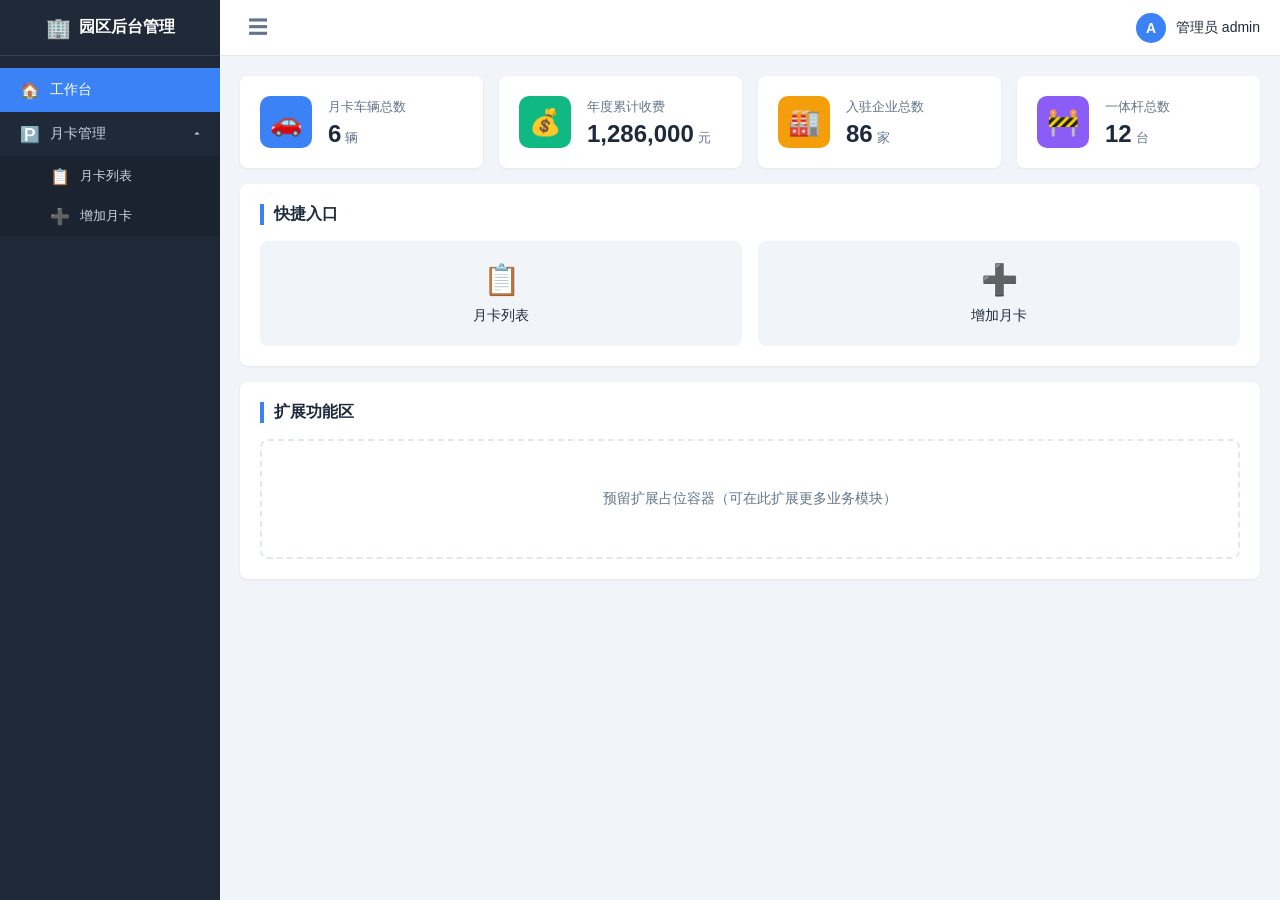
<file: index.html>
<!DOCTYPE html>
<html lang="zh-CN">
<head>
    <meta charset="UTF-8">
    <meta name="viewport" content="width=device-width, initial-scale=1.0">
    <title>工作台首页 - 园区后台管理系统</title>
    <link rel="stylesheet" href="css/style.css">
</head>
<body>
<div class="layout">
    <!-- ==================== 左侧侧边导航栏 ==================== -->
    <aside class="sidebar" id="sidebar">
        <div class="logo">
            <span class="logo-icon">🏢</span>
            <span class="text">园区后台管理</span>
        </div>
        <nav class="menu">
            <!-- 工作台（当前页高亮） -->
            <a href="index.html" class="menu-item active" data-page="index.html">
                <span class="icon">🏠</span><span class="text">工作台</span>
            </a>
            <!-- 月卡管理：父级菜单，可折叠展开子菜单 -->
            <div class="menu-group open">
                <div class="menu-title">
                    <span class="icon">🅿️</span><span class="text">月卡管理</span>
                    <span class="arrow">▾</span>
                </div>
                <div class="submenu">
                    <a href="monthCard.html" class="menu-item" data-page="monthCard.html">
                        <span class="icon">📋</span><span class="text">月卡列表</span>
                    </a>
                    <a href="addMonthCard.html" class="menu-item" data-page="addMonthCard.html">
                        <span class="icon">➕</span><span class="text">增加月卡</span>
                    </a>
                </div>
            </div>
        </nav>
    </aside>

    <!-- ==================== 右侧主内容区 ==================== -->
    <div class="main">
        <!-- 顶部头部：折叠按钮 + 登录账号 -->
        <header class="header">
            <button class="collapse-btn" id="sidebarToggle" title="折叠/展开菜单">☰</button>
            <div class="header-right">
                <span class="account-avatar">A</span>
                <span>管理员 admin</span>
            </div>
        </header>

        <div class="content">
            <!-- 4 项统计卡片 -->
            <div class="stat-cards">
                <div class="stat-card">
                    <div class="stat-icon blue">🚗</div>
                    <div class="stat-info">
                        <div class="stat-label">月卡车辆总数</div>
                        <div class="stat-value"><span id="statCarTotal">0</span><span class="stat-unit">辆</span></div>
                    </div>
                </div>
                <div class="stat-card">
                    <div class="stat-icon green">💰</div>
                    <div class="stat-info">
                        <div class="stat-label">年度累计收费</div>
                        <div class="stat-value"><span id="statYearFee">0</span><span class="stat-unit">元</span></div>
                    </div>
                </div>
                <div class="stat-card">
                    <div class="stat-icon orange">🏭</div>
                    <div class="stat-info">
                        <div class="stat-label">入驻企业总数</div>
                        <div class="stat-value"><span id="statEnterprise">0</span><span class="stat-unit">家</span></div>
                    </div>
                </div>
                <div class="stat-card">
                    <div class="stat-icon purple">🚧</div>
                    <div class="stat-info">
                        <div class="stat-label">一体杆总数</div>
                        <div class="stat-value"><span id="statGate">0</span><span class="stat-unit">台</span></div>
                    </div>
                </div>
            </div>

            <!-- 快捷入口模块 -->
            <div class="panel">
                <div class="panel-title">快捷入口</div>
                <div class="quick-entry">
                    <div class="quick-item" onclick="location.href='monthCard.html'">
                        <div class="quick-icon">📋</div>
                        <div class="quick-name">月卡列表</div>
                    </div>
                    <div class="quick-item" onclick="location.href='addMonthCard.html'">
                        <div class="quick-icon">➕</div>
                        <div class="quick-name">增加月卡</div>
                    </div>
                </div>
            </div>

            <!-- 预留扩展占位容器 -->
            <div class="panel">
                <div class="panel-title">扩展功能区</div>
                <div class="placeholder">预留扩展占位容器（可在此扩展更多业务模块）</div>
            </div>
        </div>
    </div>
</div>

<script src="js/common.js"></script>
<script>
    /* ============================================================
       index.html —— 工作台首页渲染逻辑
       数据与视图分离：统计卡片由 renderHomeStat() 渲染，修改
       数据源后调用渲染函数即可更新界面。
       ============================================================ */

    // 模拟固定统计数据（年度累计收费 / 入驻企业总数 / 一体杆总数）
    const FIXED_STAT = {
        yearFee: 1286000,   // 年度累计收费（元）
        enterprise: 86,     // 入驻企业总数（家）
        gate: 12            // 一体杆总数（台）
    };

    /**
     * 渲染首页统计卡片
     * - 月卡车辆总数：读取 localStorage 月卡数组长度动态获取
     * - 其余三项：使用模拟固定值
     * - 金额数字做千分位格式化
     */
    function renderHomeStat() {
        const monthCards = loadMonthCards();

        document.getElementById('statCarTotal').textContent = formatMoney(monthCards.length);
        document.getElementById('statYearFee').textContent = formatMoney(FIXED_STAT.yearFee);
        document.getElementById('statEnterprise').textContent = formatMoney(FIXED_STAT.enterprise);
        document.getElementById('statGate').textContent = formatMoney(FIXED_STAT.gate);
    }

    // 页面加载完成：初始化数据（无数据则写入默认模拟数据）并渲染
    window.addEventListener('load', function () {
        initMonthCards();
        renderHomeStat();
        initSidebar();
    });
</script>
</body>
</html>
</file>
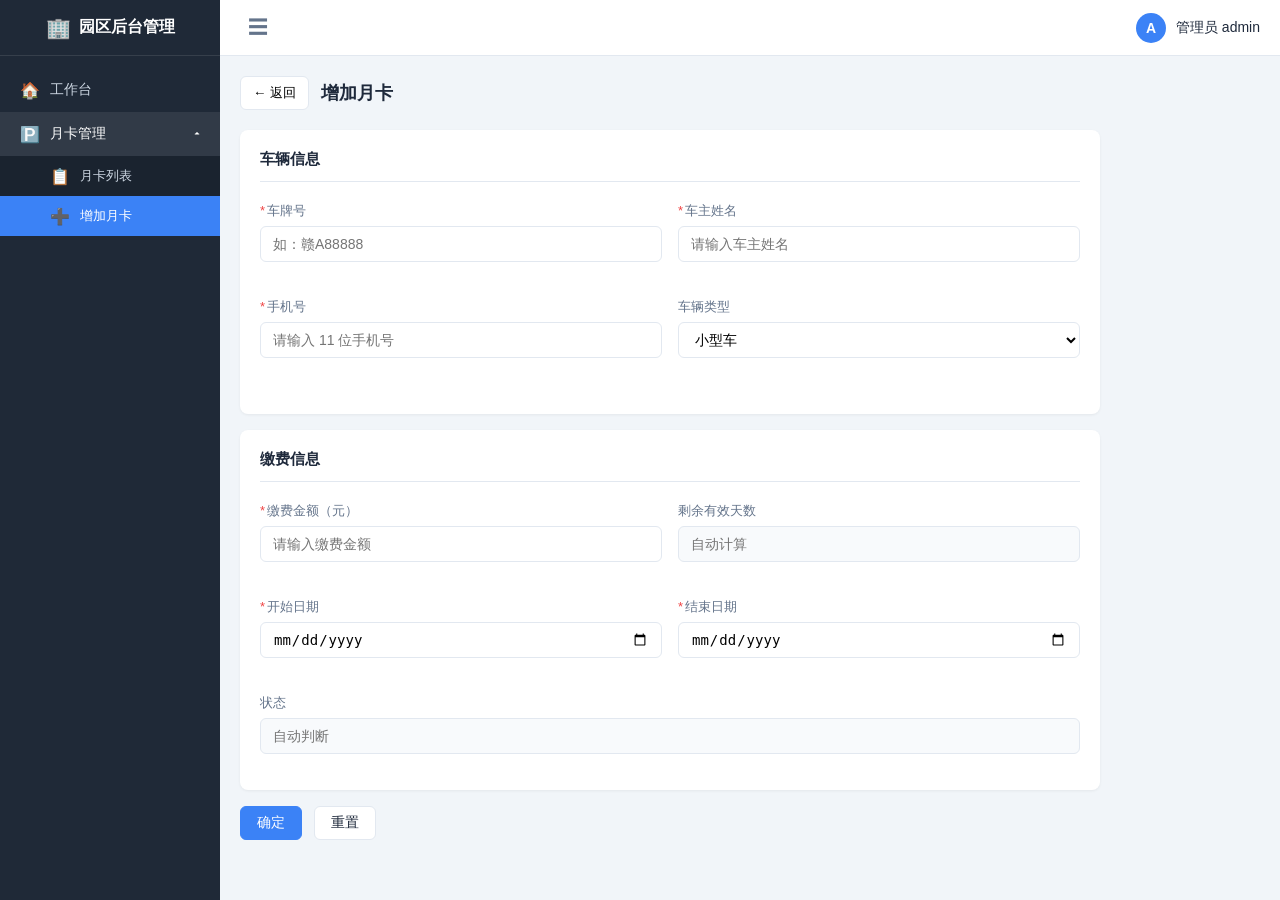
<file: addMonthCard.html>
<!DOCTYPE html>
<html lang="zh-CN">
<head>
    <meta charset="UTF-8">
    <meta name="viewport" content="width=device-width, initial-scale=1.0">
    <title>增加月卡 - 园区后台管理系统</title>
    <link rel="stylesheet" href="css/style.css">
</head>
<body>
<div class="layout">
    <!-- ==================== 左侧侧边导航栏 ==================== -->
    <aside class="sidebar" id="sidebar">
        <div class="logo">
            <span class="logo-icon">🏢</span>
            <span class="text">园区后台管理</span>
        </div>
        <nav class="menu">
            <a href="index.html" class="menu-item" data-page="index.html">
                <span class="icon">🏠</span><span class="text">工作台</span>
            </a>
            <div class="menu-group open">
                <div class="menu-title">
                    <span class="icon">🅿️</span><span class="text">月卡管理</span>
                    <span class="arrow">▾</span>
                </div>
                <div class="submenu">
                    <a href="monthCard.html" class="menu-item" data-page="monthCard.html">
                        <span class="icon">📋</span><span class="text">月卡列表</span>
                    </a>
                    <a href="addMonthCard.html" class="menu-item" data-page="addMonthCard.html">
                        <span class="icon">➕</span><span class="text">增加月卡</span>
                    </a>
                </div>
            </div>
        </nav>
    </aside>

    <!-- ==================== 右侧主内容区 ==================== -->
    <div class="main">
        <header class="header">
            <button class="collapse-btn" id="sidebarToggle" title="折叠/展开菜单">☰</button>
            <div class="header-right">
                <span class="account-avatar">A</span>
                <span>管理员 admin</span>
            </div>
        </header>

        <div class="content">
            <!-- 返回按钮 + 页面标题 -->
            <div class="page-header">
                <button class="back-btn" onclick="location.href='monthCard.html'">← 返回</button>
                <span class="page-title" id="pageTitle">增加月卡</span>
            </div>

            <!-- 车辆信息表单卡片 -->
            <div class="form-card">
                <div class="card-title">车辆信息</div>
                <div class="form-row">
                    <div class="form-group">
                        <label class="form-label"><span class="required">*</span>车牌号</label>
                        <input class="form-input" id="addPlate" placeholder="如：赣A88888">
                        <div class="error-tip" id="addPlateTip"></div>
                    </div>
                    <div class="form-group">
                        <label class="form-label"><span class="required">*</span>车主姓名</label>
                        <input class="form-input" id="addOwner" placeholder="请输入车主姓名">
                        <div class="error-tip" id="addOwnerTip"></div>
                    </div>
                </div>
                <div class="form-row">
                    <div class="form-group">
                        <label class="form-label"><span class="required">*</span>手机号</label>
                        <input class="form-input" id="addPhone" placeholder="请输入 11 位手机号">
                        <div class="error-tip" id="addPhoneTip"></div>
                    </div>
                    <div class="form-group">
                        <label class="form-label">车辆类型</label>
                        <select class="form-select" id="addVehicleType">
                            <option value="小型车">小型车</option>
                            <option value="中型车">中型车</option>
                            <option value="大型车">大型车</option>
                        </select>
                    </div>
                </div>
            </div>

            <!-- 缴费信息表单卡片 -->
            <div class="form-card">
                <div class="card-title">缴费信息</div>
                <div class="form-row">
                    <div class="form-group">
                        <label class="form-label"><span class="required">*</span>缴费金额（元）</label>
                        <input class="form-input" id="addAmount" type="number" min="0" placeholder="请输入缴费金额">
                        <div class="error-tip" id="addAmountTip"></div>
                    </div>
                    <div class="form-group">
                        <label class="form-label">剩余有效天数</label>
                        <input class="form-input" id="addRemainDay" readonly placeholder="自动计算">
                    </div>
                </div>
                <div class="form-row">
                    <div class="form-group">
                        <label class="form-label"><span class="required">*</span>开始日期</label>
                        <input class="form-input" id="addStartDate" type="date">
                        <div class="error-tip" id="addStartDateTip"></div>
                    </div>
                    <div class="form-group">
                        <label class="form-label"><span class="required">*</span>结束日期</label>
                        <input class="form-input" id="addEndDate" type="date">
                        <div class="error-tip" id="addEndDateTip"></div>
                    </div>
                </div>
                <div class="form-group">
                    <label class="form-label">状态</label>
                    <input class="form-input" id="addStatus" readonly placeholder="自动判断">
                </div>
            </div>

            <!-- 操作按钮 -->
            <div class="btn-group">
                <button class="btn btn-primary" onclick="saveCard()">确定</button>
                <button class="btn btn-default" onclick="resetForm()">重置</button>
            </div>
        </div>
    </div>
</div>

<script src="js/common.js"></script>
<script>
    /* ============================================================
       addMonthCard.html —— 增加 / 编辑月卡页逻辑
       功能：读取 URL 参数 id 区分新增/编辑模式并回填；表单校验
             （必填、手机号、车牌正则、金额、日期）；自动计算剩余
             天数与状态；保存持久化后跳转回月卡管理页。
       ============================================================ */

    let monthCards = [];   // 本地数据源
    let editingId = null;  // 编辑模式的记录 id，新增模式为 null

    /* ---------------- 工具函数 ---------------- */

    function showErr(id, msg) {
        document.getElementById(id).textContent = msg;
    }

    function clearTips() {
        ['addPlateTip', 'addOwnerTip', 'addPhoneTip', 'addAmountTip', 'addStartDateTip', 'addEndDateTip']
            .forEach(function (id) { document.getElementById(id).textContent = ''; });
    }

    /** 修改日期时自动计算剩余有效天数与状态 */
    function updateDerived() {
        const s = document.getElementById('addStartDate').value;
        const e = document.getElementById('addEndDate').value;
        if (s && e) {
            document.getElementById('addRemainDay').value = calcDays(s, e);
            document.getElementById('addStatus').value = formatStatus(calcStatus(e));
        }
    }

    /* ---------------- 表单校验 ---------------- */

    function validateForm() {
        let ok = true;
        const plate = document.getElementById('addPlate').value.trim();
        const owner = document.getElementById('addOwner').value.trim();
        const phone = document.getElementById('addPhone').value.trim();
        const amount = document.getElementById('addAmount').value.trim();
        const startDate = document.getElementById('addStartDate').value;
        const endDate = document.getElementById('addEndDate').value;

        // 车牌：必填 + 国内车牌正则
        if (!plate) { showErr('addPlateTip', '车牌号不能为空'); ok = false; }
        else if (!isValidPlate(plate)) { showErr('addPlateTip', '车牌号格式不正确（如：赣A88888）'); ok = false; }
        else showErr('addPlateTip', '');

        // 车主：必填
        if (!owner) { showErr('addOwnerTip', '车主姓名不能为空'); ok = false; }
        else showErr('addOwnerTip', '');

        // 手机号：必填 + 手机号正则
        if (!phone) { showErr('addPhoneTip', '手机号不能为空'); ok = false; }
        else if (!isValidPhone(phone)) { showErr('addPhoneTip', '手机号格式不正确'); ok = false; }
        else showErr('addPhoneTip', '');

        // 金额：必填 + 正数
        if (amount === '') { showErr('addAmountTip', '缴费金额不能为空'); ok = false; }
        else if (Number(amount) <= 0) { showErr('addAmountTip', '缴费金额必须为正数'); ok = false; }
        else showErr('addAmountTip', '');

        // 日期：必填 + 结束日期不早于开始日期
        if (!startDate) { showErr('addStartDateTip', '请选择开始日期'); ok = false; }
        else showErr('addStartDateTip', '');

        if (!endDate) { showErr('addEndDateTip', '请选择结束日期'); ok = false; }
        else if (startDate && endDate < startDate) { showErr('addEndDateTip', '结束日期不能早于开始日期'); ok = false; }
        else showErr('addEndDateTip', '');

        return ok;
    }

    /* ---------------- 保存 / 重置 ---------------- */

    function saveCard() {
        if (!validateForm()) return;

        const plate = document.getElementById('addPlate').value.trim();
        const owner = document.getElementById('addOwner').value.trim();
        const phone = document.getElementById('addPhone').value.trim();
        const vehicleType = document.getElementById('addVehicleType').value;
        const amount = Number(document.getElementById('addAmount').value);
        const startDate = document.getElementById('addStartDate').value;
        const endDate = document.getElementById('addEndDate').value;

        const remainDay = calcDays(startDate, endDate);
        const status = calcStatus(endDate);

        if (editingId !== null) {
            // 编辑模式：找到对应下标替换对象
            const idx = monthCards.findIndex(function (c) { return c.id === editingId; });
            if (idx > -1) {
                monthCards[idx] = {
                    id: editingId, plate: plate, owner: owner, phone: phone,
                    vehicleType: vehicleType, amount: amount,
                    startDate: startDate, endDate: endDate,
                    remainDay: remainDay, status: status
                };
            }
        } else {
            // 新增模式：Date.now() 生成唯一 id，push 到数组
            monthCards.push({
                id: Date.now(), plate: plate, owner: owner, phone: phone,
                vehicleType: vehicleType, amount: amount,
                startDate: startDate, endDate: endDate,
                remainDay: remainDay, status: status
            });
        }

        saveMonthCards(monthCards);
        location.href = 'monthCard.html'; // 保存成功跳转回月卡管理页
    }

    function resetForm() {
        document.getElementById('addPlate').value = '';
        document.getElementById('addOwner').value = '';
        document.getElementById('addPhone').value = '';
        document.getElementById('addVehicleType').value = '小型车';
        document.getElementById('addAmount').value = '';
        document.getElementById('addStartDate').value = '';
        document.getElementById('addEndDate').value = '';
        document.getElementById('addRemainDay').value = '';
        document.getElementById('addStatus').value = '';
        clearTips();
    }

    /* ---------------- 页面初始化 ---------------- */

    window.addEventListener('load', function () {
        initSidebar();
        monthCards = initMonthCards();

        // 读取 URL 参数 id，区分新增 / 编辑模式
        const idStr = getQueryParam('id');
        if (idStr) {
            const id = Number(idStr);//数字化id，初始为字符串
            const record = monthCards.find(function (c) { return c.id === id; });
            if (record) {
                editingId = id;
                document.getElementById('pageTitle').textContent = '编辑月卡';
                // 编辑模式：自动回填原有表单数据
                document.getElementById('addPlate').value = record.plate;
                document.getElementById('addOwner').value = record.owner;
                document.getElementById('addPhone').value = record.phone;
                document.getElementById('addVehicleType').value = record.vehicleType;
                document.getElementById('addAmount').value = record.amount;
                document.getElementById('addStartDate').value = record.startDate;
                document.getElementById('addEndDate').value = record.endDate;
                document.getElementById('addRemainDay').value = record.remainDay;
                document.getElementById('addStatus').value = formatStatus(record.status);
            }
        }

        // 日期变化时自动计算
        document.getElementById('addStartDate').addEventListener('change', updateDerived);
        document.getElementById('addEndDate').addEventListener('change', updateDerived);
    });
</script>
</body>
</html>
</file>
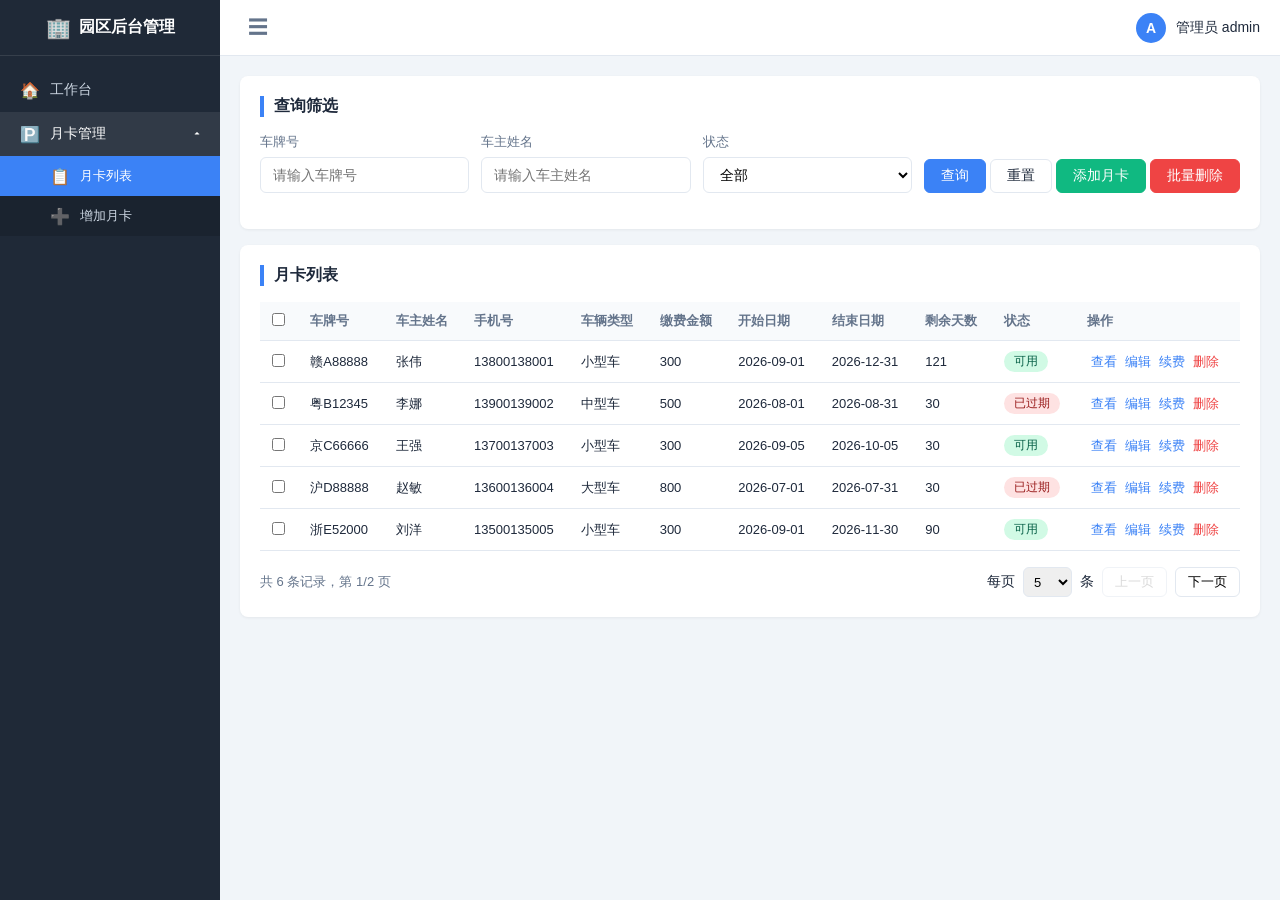
<file: monthCard.html>
<!DOCTYPE html>
<html lang="zh-CN">
<head>
    <meta charset="UTF-8">
    <meta name="viewport" content="width=device-width, initial-scale=1.0">
    <title>月卡管理 - 园区后台管理系统</title>
    <link rel="stylesheet" href="css/style.css">
</head>
<body>
<div class="layout">
    <!-- ==================== 左侧侧边导航栏 ==================== -->
    <aside class="sidebar" id="sidebar">
        <div class="logo">
            <span class="logo-icon">🏢</span>
            <span class="text">园区后台管理</span>
        </div>
        <nav class="menu">
            <a href="index.html" class="menu-item" data-page="index.html">
                <span class="icon">🏠</span><span class="text">工作台</span>
            </a>
            <div class="menu-group open">
                <div class="menu-title">
                    <span class="icon">🅿️</span><span class="text">月卡管理</span>
                    <span class="arrow">▾</span>
                </div>
                <div class="submenu">
                    <a href="monthCard.html" class="menu-item" data-page="monthCard.html">
                        <span class="icon">📋</span><span class="text">月卡列表</span>
                    </a>
                    <a href="addMonthCard.html" class="menu-item" data-page="addMonthCard.html">
                        <span class="icon">➕</span><span class="text">增加月卡</span>
                    </a>
                </div>
            </div>
        </nav>
    </aside>

    <!-- ==================== 右侧主内容区 ==================== -->
    <div class="main">
        <header class="header">
            <button class="collapse-btn" id="sidebarToggle" title="折叠/展开菜单">☰</button>
            <div class="header-right">
                <span class="account-avatar">A</span>
                <span>管理员 admin</span>
            </div>
        </header>

        <div class="content">
            <!-- 查询筛选区 -->
            <div class="panel">
                <div class="panel-title">查询筛选</div>
                <div class="search-bar">
                    <div class="form-group">
                        <label class="form-label">车牌号</label>
                        <input class="form-input" id="filterPlate" placeholder="请输入车牌号">
                    </div>
                    <div class="form-group">
                        <label class="form-label">车主姓名</label>
                        <input class="form-input" id="filterOwner" placeholder="请输入车主姓名">
                    </div>
                    <div class="form-group">
                        <label class="form-label">状态</label>
                        <select class="form-select" id="filterStatus">
                            <option value="">全部</option>
                            <option value="0">可用</option>
                            <option value="1">已过期</option>
                        </select>
                    </div>
                    <div class="form-group" style="flex:0 0 auto;">
                        <!-- 按钮组不拉长，保持自身长度 -->
                        <button class="btn btn-primary" onclick="applyFilter()">查询</button>
                        <button class="btn btn-default" onclick="resetFilter()">重置</button>
                        <button class="btn btn-success" onclick="location.href='addMonthCard.html'">添加月卡</button>
                        <button class="btn btn-danger" onclick="batchDelete()">批量删除</button>
                    </div>
                </div>
            </div>

            <!-- 月卡列表表格 -->
            <div class="panel">
                <div class="panel-title">月卡列表</div>
                <div class="table-wrapper">
                    <table class="data-table">
                        <thead>
                            <tr>
                                <th><input type="checkbox" id="selectAll" title="全选"></th>
                                <th>车牌号</th>
                                <th>车主姓名</th>
                                <th>手机号</th>
                                <th>车辆类型</th>
                                <th>缴费金额</th>
                                <th>开始日期</th>
                                <th>结束日期</th>
                                <th>剩余天数</th>
                                <th>状态</th>
                                <th>操作</th>
                            </tr>
                        </thead>
                        <tbody id="tbody"></tbody>
                    </table>
                </div>

                <!-- 分页组件 -->
                <div class="pagination">
                    <div class="page-info" id="pageInfo"></div>
                    <div class="page-controls">
                        <span>每页</span>
                        <select class="page-size-select" id="pageSizeSelect">
                            <option value="5">5</option>
                            <option value="10">10</option>
                            <option value="20">20</option>
                        </select>
                        <span>条</span>
                        <button class="page-btn" id="prevBtn">上一页</button>
                        <button class="page-btn" id="nextBtn">下一页</button>
                    </div>
                </div>
            </div>
        </div>
    </div>
</div>

<!-- ==================== 查看弹窗（只读） ==================== -->
<div class="modal-mask" id="viewModal">
    <div class="modal">
        <div class="modal-header">
            <span class="modal-title">查看月卡</span>
            <button class="modal-close" onclick="closeView()">×</button>
        </div>
        <div class="modal-body">
            <div class="form-row">
                <div class="form-group">
                    <label class="form-label">车牌号</label>
                    <input class="form-input" id="viewPlate" readonly>
                </div>
                <div class="form-group">
                    <label class="form-label">车主姓名</label>
                    <input class="form-input" id="viewOwner" readonly>
                </div>
            </div>
            <div class="form-row">
                <div class="form-group">
                    <label class="form-label">手机号</label>
                    <input class="form-input" id="viewPhone" readonly>
                </div>
                <div class="form-group">
                    <label class="form-label">车辆类型</label>
                    <input class="form-input" id="viewVehicleType" readonly>
                </div>
            </div>
            <div class="form-row">
                <div class="form-group">
                    <label class="form-label">缴费金额（元）</label>
                    <input class="form-input" id="viewAmount" readonly>
                </div>
                <div class="form-group">
                    <label class="form-label">剩余有效天数</label>
                    <input class="form-input" id="viewRemainDay" readonly>
                </div>
            </div>
            <div class="form-row">
                <div class="form-group">
                    <label class="form-label">开始日期</label>
                    <input class="form-input" id="viewStartDate" readonly>
                </div>
                <div class="form-group">
                    <label class="form-label">结束日期</label>
                    <input class="form-input" id="viewEndDate" readonly>
                </div>
            </div>
            <div class="form-group">
                <label class="form-label">状态</label>
                <input class="form-input" id="viewStatus" readonly>
            </div>
        </div>
        <div class="modal-footer">
            <button class="btn btn-default" onclick="closeView()">关闭</button>
        </div>
    </div>
</div>

<!-- ==================== 编辑 / 续费弹窗（复用同一弹窗） ==================== -->
<div class="modal-mask" id="editModal">
    <div class="modal">
        <div class="modal-header">
            <span class="modal-title" id="editModalTitle">编辑月卡</span>
            <button class="modal-close" onclick="closeEdit()">×</button>
        </div>
        <div class="modal-body">
            <div class="form-row">
                <!-- 表单行，**布局用的 CSS 容器** -->
                <div class="form-group">
                    <label class="form-label"><span class="required">*</span>车牌号</label>
                    <!-- 输入框 -->
                    <input class="form-input" id="editPlate">
                    <div class="error-tip" id="editPlateTip"></div>
                </div>
                <div class="form-group">
                    <label class="form-label"><span class="required">*</span>车主姓名</label>
                    <input class="form-input" id="editOwner">
                    <div class="error-tip" id="editOwnerTip"></div>
                </div>
            </div>
            <div class="form-row">
                <div class="form-group">
                    <label class="form-label"><span class="required">*</span>手机号</label>
                    <input class="form-input" id="editPhone">
                    <div class="error-tip" id="editPhoneTip"></div>
                </div>
                <div class="form-group">
                    <label class="form-label">车辆类型</label>
                    <select class="form-select" id="editVehicleType">
                        <option value="小型车">小型车</option>
                        <option value="中型车">中型车</option>
                        <option value="大型车">大型车</option>
                    </select>
                </div>
            </div>
            <div class="form-row">
                <div class="form-group">
                    <label class="form-label"><span class="required">*</span>缴费金额（元）</label>
                    <input class="form-input" id="editAmount" type="number" min="0">
                    <div class="error-tip" id="editAmountTip"></div>
                </div>
                <div class="form-group">
                    <label class="form-label">剩余有效天数</label>
                    <input class="form-input" id="editRemainDay" readonly>
                </div>
            </div>
            <div class="form-row">
                <div class="form-group">
                    <label class="form-label"><span class="required">*</span>开始日期</label>
                    <input class="form-input" id="editStartDate" type="date">
                    <div class="error-tip" id="editStartDateTip"></div>
                </div>
                <div class="form-group">
                    <label class="form-label"><span class="required">*</span>结束日期</label>
                    <input class="form-input" id="editEndDate" type="date">
                    <div class="error-tip" id="editEndDateTip"></div>
                </div>
            </div>
            <div class="form-group">
                <label class="form-label">状态</label>
                <input class="form-input" id="editStatus" readonly>
            </div>
        </div>
        <div class="modal-footer">
            <button class="btn btn-default" onclick="closeEdit()">取消</button>
            <button class="btn btn-primary" onclick="saveEdit()">保存</button>
        </div>
    </div>
</div>

<script src="js/common.js"></script>
<script>
    /* ============================================================
       monthCard.html —— 月卡管理列表页逻辑
       功能：查询筛选、表格渲染、查看/编辑/续费弹窗、单条/批量删除、
             全选、前端分页，所有增删改同步持久化到 localStorage。
       ============================================================ */

    // ---- 状态变量 ----
    let monthCards = [];        // 全量数据源
    let filteredList = [];      // 筛选后的数据
    let currentPage = 1;        // 当前页码
    let pageSize = 5;           // 每页条数
    let editingId = null;       // 当前编辑 / 续费的记录 id
    let editMode = 'edit';      // 'edit' 编辑模式 / 'renew' 续费模式

    const tbody = document.getElementById('tbody');

    /* ---------------- 渲染函数 ---------------- */

    /**
     * 渲染表格：根据当前页对 filteredList 做 slice 切片，
     * 动态生成表格行；状态字段格式化（0可用 / 1已过期）。
     */
    function renderTable() {
        const start = (currentPage - 1) * pageSize;
        const pageData = filteredList.slice(start, start + pageSize);

        tbody.innerHTML = pageData.map(function (c) {
            const statusCls = c.status === 1 ? 'expired' : 'available';
            return '<tr>' +
                '<td><input type="checkbox" class="row-check" data-id="' + c.id + '"></td>' +
                '<td>' + c.plate + '</td>' +
                '<td>' + c.owner + '</td>' +
                '<td>' + c.phone + '</td>' +
                '<td>' + c.vehicleType + '</td>' +
                '<td>' + formatMoney(c.amount) + '</td>' +
                '<td>' + c.startDate + '</td>' +
                '<td>' + c.endDate + '</td>' +
                '<td>' + c.remainDay + '</td>' +
                '<td><span class="status-badge ' + statusCls + '">' + formatStatus(c.status) + '</span></td>' +
                '<td>' +
                    '<button class="btn-link" onclick="openView(' + c.id + ')">查看</button>' +
                    '<button class="btn-link" onclick="openEdit(' + c.id + ')">编辑</button>' +
                    '<button class="btn-link" onclick="openRenew(' + c.id + ')">续费</button>' +
                    '<button class="btn-link danger" onclick="deleteCard(' + c.id + ')">删除</button>' +
                '</td>' +
            '</tr>';
        }).join('');

        // 重新渲染后复位表头全选状态
        document.getElementById('selectAll').checked = false;
    }

    /**
     * 渲染分页信息与按钮可用状态
     */
    function renderPagination() {
        const total = filteredList.length;
        const totalPages = Math.max(1, Math.ceil(total / pageSize));
        document.getElementById('pageInfo').textContent = '共 ' + total + ' 条记录，第 ' + currentPage + '/' + totalPages + ' 页';
        document.getElementById('prevBtn').disabled = currentPage <= 1;
        document.getElementById('nextBtn').disabled = currentPage >= totalPages;
    }

    /**
     * 整体刷新：根据筛选条件过滤并重绘表格与分页
     */
    function refresh() {
        renderTable();
        renderPagination();
    }

    /* ---------------- 查询筛选 ---------------- */

    function applyFilter() {
        const plate = document.getElementById('filterPlate').value.trim();
        const owner = document.getElementById('filterOwner').value.trim();
        const status = document.getElementById('filterStatus').value;

        filteredList = monthCards.filter(function (c) {
            const matchPlate = !plate || c.plate.toLowerCase().indexOf(plate.toLowerCase()) > -1;
            const matchOwner = !owner || c.owner.indexOf(owner) > -1;
            const matchStatus = status === '' || String(c.status) === status;
            return matchPlate && matchOwner && matchStatus;
        });

        currentPage = 1; // 查询后重置到第 1 页
        refresh();
    }

    function resetFilter() {
        document.getElementById('filterPlate').value = '';
        document.getElementById('filterOwner').value = '';
        document.getElementById('filterStatus').value = '';
        filteredList = monthCards.slice();
        currentPage = 1;
        refresh();
    }

    /* ---------------- 删除 / 批量删除 ---------------- */

    function deleteCard(id) {
        if (!confirm('确定要删除该条月卡记录吗？')) return;
        monthCards = monthCards.filter(function (c) { return c.id !== id; });
        saveMonthCards(monthCards);
        applyFilter();
    }

    function batchDelete() {
        const checked = document.querySelectorAll('.row-check:checked');
        if (checked.length === 0) {
            alert('请先勾选要删除的记录');
            return;
        }
        if (!confirm('确定要删除选中的 ' + checked.length + ' 条记录吗？')) return;
        // 把选中的id转化为数字数组
        const ids = Array.prototype.map.call(checked, function (cb) { return Number(cb.dataset.id); });
        monthCards = monthCards.filter(function (c) { return ids.indexOf(c.id) === -1; });
        saveMonthCards(monthCards);
        applyFilter();
    }

    /* ---------------- 查看弹窗（只读） ---------------- */

    function openView(id) {
        const c = monthCards.find(function (x) { return x.id === id; });
        if (!c) return;
        document.getElementById('viewPlate').value = c.plate;
        document.getElementById('viewOwner').value = c.owner;
        document.getElementById('viewPhone').value = c.phone;
        document.getElementById('viewVehicleType').value = c.vehicleType;
        document.getElementById('viewAmount').value = c.amount;
        document.getElementById('viewRemainDay').value = c.remainDay;
        document.getElementById('viewStartDate').value = c.startDate;
        document.getElementById('viewEndDate').value = c.endDate;
        document.getElementById('viewStatus').value = formatStatus(c.status);
        document.getElementById('viewModal').classList.add('show');
    }

    function closeView() {
        document.getElementById('viewModal').classList.remove('show');
    }

    /* ---------------- 编辑 / 续费弹窗（复用） ---------------- */

    function fillEditForm(c) {
        document.getElementById('editPlate').value = c.plate;
        document.getElementById('editOwner').value = c.owner;
        document.getElementById('editPhone').value = c.phone;
        document.getElementById('editVehicleType').value = c.vehicleType;
        document.getElementById('editAmount').value = c.amount;
        document.getElementById('editStartDate').value = c.startDate;
        document.getElementById('editEndDate').value = c.endDate;
        document.getElementById('editRemainDay').value = c.remainDay;
        document.getElementById('editStatus').value = formatStatus(c.status);
        clearEditTips();
    }

    /** 车辆信息字段是否可编辑：编辑模式可改，续费模式只读 */
    function setVehicleEditable(editable) {
        document.getElementById('editPlate').readOnly = !editable;
        document.getElementById('editOwner').readOnly = !editable;
        document.getElementById('editPhone').readOnly = !editable;
        document.getElementById('editVehicleType').disabled = !editable;
    }

    function clearEditTips() {
        ['editPlateTip', 'editOwnerTip', 'editPhoneTip', 'editAmountTip', 'editStartDateTip', 'editEndDateTip']
            .forEach(function (id) { document.getElementById(id).textContent = ''; });
    }

    function openEdit(id) {
        const c = monthCards.find(function (x) { return x.id === id; });
        if (!c) return;
        editingId = id;
        editMode = 'edit';
        document.getElementById('editModalTitle').textContent = '编辑月卡';
        fillEditForm(c);
        setVehicleEditable(true);
        document.getElementById('editModal').classList.add('show');
    }

    function openRenew(id) {
        const c = monthCards.find(function (x) { return x.id === id; });
        if (!c) return;
        editingId = id;
        editMode = 'renew';
        document.getElementById('editModalTitle').textContent = '续费月卡';
        fillEditForm(c);
        setVehicleEditable(false); // 车辆信息只读，仅缴费相关可修改
        document.getElementById('editModal').classList.add('show');
    }

    function closeEdit() {
        document.getElementById('editModal').classList.remove('show');
    }

    /** 修改日期时自动重算剩余有效天数与状态 */
    function updateEditDerived() {
        // 获取编辑弹窗的开始日期、结束日期输入框的值
        const s = document.getElementById('editStartDate').value;
        const e = document.getElementById('editEndDate').value;
        if (s && e) {
            document.getElementById('editRemainDay').value = calcDays(s, e);
            document.getElementById('editStatus').value = formatStatus(calcStatus(e));
        }
    }

    function showErr(id, msg) {
        document.getElementById(id).textContent = msg;
    }

    /** 编辑弹窗表单校验 */
    function validateEditForm() {
        let ok = true;
        const plate = document.getElementById('editPlate').value.trim();
        const owner = document.getElementById('editOwner').value.trim();
        const phone = document.getElementById('editPhone').value.trim();
        const amount = document.getElementById('editAmount').value.trim();
        const startDate = document.getElementById('editStartDate').value;
        const endDate = document.getElementById('editEndDate').value;

        if (!plate) { showErr('editPlateTip', '车牌号不能为空'); ok = false; }
        else if (!isValidPlate(plate)) { showErr('editPlateTip', '车牌号格式不正确（如：赣A88888）'); ok = false; }
        else showErr('editPlateTip', '');

        if (!owner) { showErr('editOwnerTip', '车主姓名不能为空'); ok = false; }
        else showErr('editOwnerTip', '');

        if (!phone) { showErr('editPhoneTip', '手机号不能为空'); ok = false; }
        else if (!isValidPhone(phone)) { showErr('editPhoneTip', '手机号格式不正确'); ok = false; }
        else showErr('editPhoneTip', '');

        if (amount === '') { showErr('editAmountTip', '缴费金额不能为空'); ok = false; }
        else if (Number(amount) <= 0) { showErr('editAmountTip', '缴费金额必须为正数'); ok = false; }
        else showErr('editAmountTip', '');

        if (!startDate) { showErr('editStartDateTip', '请选择开始日期'); ok = false; }
        else showErr('editStartDateTip', '');

        if (!endDate) { showErr('editEndDateTip', '请选择结束日期'); ok = false; }
        else if (startDate && endDate < startDate) { showErr('editEndDateTip', '结束日期不能早于开始日期'); ok = false; }
        else showErr('editEndDateTip', '');

        return ok;
    }

    /** 保存编辑 / 续费结果 */
    function saveEdit() {
        if (!validateEditForm()) return;

        const plate = document.getElementById('editPlate').value.trim();
        const owner = document.getElementById('editOwner').value.trim();
        const phone = document.getElementById('editPhone').value.trim();
        const vehicleType = document.getElementById('editVehicleType').value;
        const amount = Number(document.getElementById('editAmount').value);
        const startDate = document.getElementById('editStartDate').value;
        const endDate = document.getElementById('editEndDate').value;

        // 组装更新后的月卡对象，重新计算剩余天数与状态
        const updated = {
            id: editingId,
            plate: plate,
            owner: owner,
            phone: phone,
            vehicleType: vehicleType,
            amount: amount,
            startDate: startDate,
            endDate: endDate,
            remainDay: calcDays(startDate, endDate),
            status: calcStatus(endDate)
        };

        const idx = monthCards.findIndex(function (c) { return c.id === editingId; });
        if (idx > -1) monthCards[idx] = updated;

        saveMonthCards(monthCards);
        closeEdit();
        applyFilter();
    }

    /* ---------------- 事件绑定 ---------------- */

    // 全选 / 取消全选
    document.getElementById('selectAll').addEventListener('change', function () {
        const checked = this.checked;
        document.querySelectorAll('.row-check').forEach(function (cb) { cb.checked = checked; });
    });

    // 分页：上一页 / 下一页 / 切换每页条数
    document.getElementById('prevBtn').addEventListener('click', function () {
        if (currentPage > 1) { currentPage--; renderTable(); renderPagination(); }
    });
    document.getElementById('nextBtn').addEventListener('click', function () {
        const totalPages = Math.ceil(filteredList.length / pageSize);
        if (currentPage < totalPages) { currentPage++; renderTable(); renderPagination(); }
    });
    document.getElementById('pageSizeSelect').addEventListener('change', function () {
        pageSize = Number(this.value);
        currentPage = 1;
        renderTable();
        renderPagination();
    });

    // 编辑弹窗内日期变化时重算剩余天数与状态
    document.getElementById('editStartDate').addEventListener('change', updateEditDerived);
    document.getElementById('editEndDate').addEventListener('change', updateEditDerived);

    // 点击遮罩空白处关闭弹窗
    document.getElementById('viewModal').addEventListener('click', function (e) {
        if (e.target === this) closeView();
    });
    document.getElementById('editModal').addEventListener('click', function (e) {
        if (e.target === this) closeEdit();
    });

    /* ---------------- 页面初始化 ---------------- */
    window.addEventListener('load', function () {
        monthCards = initMonthCards();
        filteredList = monthCards.slice();
        initSidebar();
        refresh();
    });
</script>
</body>
</html>
</file>
<file: css/style.css>
/* ============================================================
   style.css —— 园区后台管理系统 · 月卡管理模块 共享样式
   说明：三个页面共用本样式文件，实现统一后台布局与组件风格。
   ============================================================ */

/* ---------- 基础重置与全局变量 ---------- */
:root {
  --sidebar-w: 220px;
  --sidebar-collapsed-w: 64px;
  --primary: #3b82f6;
  --primary-dark: #2563eb;
  --danger: #ef4444;
  --success: #10b981;
  --sidebar-bg: #1f2937;
  --sidebar-text: #cbd5e1;
  --header-h: 56px;
  --bg: #f1f5f9;
  --border: #e2e8f0;
  --text: #1e293b;
  --text-sub: #64748b;
  --radius: 8px;
}

* {
  margin: 0;
  padding: 0;
  box-sizing: border-box;
}

html,
body {
  height: 100%;
}

body {
  font-family: "Microsoft YaHei", "PingFang SC", "Helvetica Neue", Arial, sans-serif;
  font-size: 14px;
  color: var(--text);
  background: var(--bg);
}

a {
  text-decoration: none;
  color: inherit;
}

/* ---------- 整体布局：左侧导航 + 右侧内容 ---------- */
.layout {
  display: flex;
  min-height: 100vh;
}

/* ---------- 侧边导航栏 ---------- */
.sidebar {
  width: var(--sidebar-w);
  background: var(--sidebar-bg);
  color: var(--sidebar-text);
  display: flex;
  flex-direction: column;
  flex-shrink: 0;
  transition: width 0.25s ease;
  overflow: hidden;
}

.sidebar.collapsed {
  width: var(--sidebar-collapsed-w);
}

.logo {
  height: var(--header-h);
  display: flex;
  align-items: center;
  justify-content: center;
  gap: 8px;
  font-size: 16px;
  font-weight: 600;
  color: #fff;
  border-bottom: 1px solid rgba(255, 255, 255, 0.1);
  white-space: nowrap;
}

.logo .logo-icon {
  font-size: 20px;
}

.menu {
  flex: 1;
  padding: 12px 0;
  overflow-y: auto;
}

.menu-item,
.menu-title {
  display: flex;
  align-items: center;
  gap: 10px;
  height: 44px;
  padding: 0 20px;
  cursor: pointer;
  white-space: nowrap;
  transition: background 0.2s;
}

.menu-item .icon,
.menu-title .icon {
  font-size: 16px;
  width: 20px;
  text-align: center;
  flex-shrink: 0;
}

.menu-item .text,
.menu-title .text {
  flex: 1;
}

.menu-item:hover,
.menu-title:hover {
  background: rgba(255, 255, 255, 0.08);
  color: #fff;
}

/* 菜单选中高亮 */
.menu-item.active {
  background: var(--primary);
  color: #fff;
}

/* 父级菜单（月卡管理）高亮态 */
.menu-group.open > .menu-title.active {
  color: #fff;
  background: rgba(255, 255, 255, 0.08);
}

.menu-title .arrow {
  font-size: 12px;
  transition: transform 0.2s;
}

.menu-group.open .arrow {
  transform: rotate(180deg);
}

/* 子菜单 */
.submenu {
  display: none;
  background: rgba(0, 0, 0, 0.15);
}

.menu-group.open .submenu {
  display: block;
}

.submenu .menu-item {
  padding-left: 50px;
  height: 40px;
  font-size: 13px;
}

/* 折叠态：只保留图标 */
.sidebar.collapsed .text,
.sidebar.collapsed .arrow {
  display: none;
}

.sidebar.collapsed .submenu {
  display: none !important;
}

.sidebar.collapsed .menu-item,
.sidebar.collapsed .menu-title {
  justify-content: center;
  padding: 0;
}

/* ---------- 右侧主内容区 ---------- */
.main {
  flex: 1;
  display: flex;
  flex-direction: column;
  min-width: 0;
}

.header {
  height: var(--header-h);
  background: #fff;
  border-bottom: 1px solid var(--border);
  display: flex;
  align-items: center;
  justify-content: space-between;
  padding: 0 20px;
  flex-shrink: 0;
}

.collapse-btn {
  background: none;
  border: none;
  font-size: 20px;
  cursor: pointer;
  color: var(--text-sub);
  padding: 4px 8px;
}

.header-right {
  display: flex;
  align-items: center;
  gap: 10px;
  font-size: 14px;
  color: var(--text);
}

.account-avatar {
  width: 30px;
  height: 30px;
  border-radius: 50%;
  background: var(--primary);
  color: #fff;
  display: flex;
  align-items: center;
  justify-content: center;
  font-size: 14px;
  font-weight: 600;
}

.content {
  padding: 20px;
  flex: 1;
}

/* ---------- 统计卡片 ---------- */
.stat-cards {
  display: grid;
  grid-template-columns: repeat(4, 1fr);
  gap: 16px;
  margin-bottom: 16px;
}

.stat-card {
  background: #fff;
  border-radius: var(--radius);
  padding: 20px;
  display: flex;
  align-items: center;
  gap: 16px;
  box-shadow: 0 1px 3px rgba(0, 0, 0, 0.06);
}

.stat-icon {
  width: 52px;
  height: 52px;
  border-radius: 10px;
  display: flex;
  align-items: center;
  justify-content: center;
  font-size: 26px;
  color: #fff;
  flex-shrink: 0;
}

.stat-icon.blue { background: #3b82f6; }
.stat-icon.green { background: #10b981; }
.stat-icon.orange { background: #f59e0b; }
.stat-icon.purple { background: #8b5cf6; }

.stat-info .stat-label {
  color: var(--text-sub);
  font-size: 13px;
  margin-bottom: 6px;
}

.stat-info .stat-value {
  font-size: 24px;
  font-weight: 700;
  line-height: 1;
}

.stat-info .stat-unit {
  font-size: 13px;
  color: var(--text-sub);
  margin-left: 4px;
  font-weight: 400;
}

/* ---------- 通用面板 ---------- */
.panel {
  background: #fff;
  border-radius: var(--radius);
  box-shadow: 0 1px 3px rgba(0, 0, 0, 0.06);
  padding: 20px;
  margin-bottom: 16px;
}

.panel-title {
  font-size: 16px;
  font-weight: 600;
  margin-bottom: 16px;
  padding-left: 10px;
  border-left: 4px solid var(--primary);
}

/* ---------- 快捷入口 ---------- */
.quick-entry {
  display: flex;
  gap: 16px;
  flex-wrap: wrap;
}

.quick-item {
  flex: 1;
  min-width: 160px;
  background: var(--bg);
  border-radius: var(--radius);
  padding: 20px;
  text-align: center;
  cursor: pointer;
  transition: all 0.2s;
  border: 1px solid transparent;
}

.quick-item:hover {
  border-color: var(--primary);
  background: #eff6ff;
}

.quick-item .quick-icon {
  font-size: 30px;
  margin-bottom: 10px;
}

.quick-item .quick-name {
  font-size: 14px;
  color: var(--text);
}

/* ---------- 扩展占位容器 ---------- */
.placeholder {
  min-height: 120px;
  border: 2px dashed var(--border);
  border-radius: var(--radius);
  display: flex;
  align-items: center;
  justify-content: center;
  color: var(--text-sub);
  font-size: 14px;
}

/* ---------- 按钮 ---------- */
.btn {
  display: inline-flex;
  align-items: center;
  gap: 4px;
  height: 34px;
  padding: 0 16px;
  border: 1px solid transparent;
  border-radius: 6px;
  font-size: 14px;
  cursor: pointer;
  transition: all 0.2s;
  background: #fff;
  color: var(--text);
}

.btn-primary {
  background: var(--primary);
  border-color: var(--primary);
  color: #fff;
}

.btn-primary:hover { background: var(--primary-dark); }

.btn-danger {
  background: var(--danger);
  border-color: var(--danger);
  color: #fff;
}

.btn-success {
  background: var(--success);
  border-color: var(--success);
  color: #fff;
}

.btn-default {
  background: #fff;
  border-color: var(--border);
  color: var(--text);
}

.btn-default:hover { border-color: var(--primary); color: var(--primary); }

.btn-sm {
  height: 28px;
  padding: 0 10px;
  font-size: 12px;
}

.btn-link {
  background: none;
  border: none;
  color: var(--primary);
  cursor: pointer;
  font-size: 13px;
  padding: 0 4px;
}

.btn-link:hover { text-decoration: underline; }
.btn-link.danger { color: var(--danger); }

/* ---------- 查询筛选区 ---------- */
.search-bar {
  display: flex;
  align-items: flex-end;
  gap: 12px;
  flex-wrap: wrap;
  margin-bottom: 16px;
}

.search-bar .form-group {
  margin-bottom: 0;
}

/* ---------- 表单 ---------- */
.form-group {
  margin-bottom: 16px;
  flex: 1;
  min-width: 140px;
}

.form-label {
  display: block;
  margin-bottom: 6px;
  color: var(--text-sub);
  font-size: 13px;
}

.form-label .required {
  color: var(--danger);
  margin-right: 2px;
}

.form-input,
.form-select {
  width: 100%;
  height: 36px;
  padding: 0 12px;
  border: 1px solid var(--border);
  border-radius: 6px;
  font-size: 14px;
  outline: none;
  transition: border-color 0.2s;
  background: #fff;
}

.form-input:focus,
.form-select:focus {
  border-color: var(--primary);
}

.form-input[readonly],
.form-input[disabled] {
  background: #f8fafc;
  color: var(--text-sub);
  cursor: not-allowed;
}

.form-row {
  display: flex;
  gap: 16px;
}

.error-tip {
  color: var(--danger);
  font-size: 12px;
  margin-top: 4px;
  min-height: 16px;
}

.form-card {
  background: #fff;
  border-radius: var(--radius);
  box-shadow: 0 1px 3px rgba(0, 0, 0, 0.06);
  padding: 20px;
  margin-bottom: 16px;
  max-width: 860px;
}

.form-card .card-title {
  font-size: 15px;
  font-weight: 600;
  margin-bottom: 20px;
  padding-bottom: 12px;
  border-bottom: 1px solid var(--border);
}

/* ---------- 表格 ---------- */
.table-wrapper {
  overflow-x: auto;
}

.data-table {
  width: 100%;
  border-collapse: collapse;
  font-size: 13px;
}

.data-table th,
.data-table td {
  padding: 10px 12px;
  text-align: left;
  border-bottom: 1px solid var(--border);
  white-space: nowrap;
}

.data-table th {
  background: #f8fafc;
  color: var(--text-sub);
  font-weight: 600;
}

.data-table tbody tr:hover {
  background: #f8fafc;
}

/* 状态徽标 */
.status-badge {
  display: inline-block;
  padding: 2px 10px;
  border-radius: 12px;
  font-size: 12px;
}

.status-badge.available {
  background: #d1fae5;
  color: #065f46;
}

.status-badge.expired {
  background: #fee2e2;
  color: #991b1b;
}

/* ---------- 分页 ---------- */
.pagination {
  display: flex;
  align-items: center;
  justify-content: space-between;
  gap: 12px;
  flex-wrap: wrap;
  margin-top: 16px;
}

.page-info {
  color: var(--text-sub);
  font-size: 13px;
}

.page-controls {
  display: flex;
  align-items: center;
  gap: 8px;
}

.page-btn {
  height: 30px;
  padding: 0 12px;
  border: 1px solid var(--border);
  border-radius: 6px;
  background: #fff;
  cursor: pointer;
  font-size: 13px;
}

.page-btn:disabled {
  opacity: 0.5;
  cursor: not-allowed;
}

.page-btn:not(:disabled):hover {
  border-color: var(--primary);
  color: var(--primary);
}

.page-size-select {
  height: 30px;
  border: 1px solid var(--border);
  border-radius: 6px;
  padding: 0 6px;
  font-size: 13px;
}

/* ---------- 弹窗 ---------- */
.modal-mask {
  display: none;
  position: fixed;
  inset: 0;
  background: rgba(0, 0, 0, 0.45);
  z-index: 100;
  align-items: center;
  justify-content: center;
}

.modal-mask.show {
  display: flex;
}

.modal {
  background: #fff;
  border-radius: 10px;
  width: 640px;
  max-width: 92vw;
  max-height: 90vh;
  display: flex;
  flex-direction: column;
  overflow: hidden;
}

.modal-header {
  display: flex;
  align-items: center;
  justify-content: space-between;
  padding: 16px 20px;
  border-bottom: 1px solid var(--border);
}

.modal-title {
  font-size: 16px;
  font-weight: 600;
}

.modal-close {
  background: none;
  border: none;
  font-size: 24px;
  line-height: 1;
  cursor: pointer;
  color: var(--text-sub);
}

.modal-close:hover { color: var(--text); }

.modal-body {
  padding: 20px;
  overflow-y: auto;
}

.modal-footer {
  padding: 14px 20px;
  border-top: 1px solid var(--border);
  display: flex;
  justify-content: flex-end;
  gap: 12px;
}

/* ---------- 增加月卡页顶部 ---------- */
.page-header {
  display: flex;
  align-items: center;
  gap: 12px;
  margin-bottom: 20px;
}

.page-title {
  font-size: 18px;
  font-weight: 600;
}

.back-btn {
  background: #fff;
  border: 1px solid var(--border);
  border-radius: 6px;
  height: 34px;
  padding: 0 12px;
  cursor: pointer;
}

.back-btn:hover {
  border-color: var(--primary);
  color: var(--primary);
}

/* ---------- 按钮组 ---------- */
.btn-group {
  display: flex;
  gap: 12px;
  margin-top: 8px;
}

/* ---------- 响应式 ---------- */
@media (max-width: 1100px) {
  .stat-cards {
    grid-template-columns: repeat(2, 1fr);
  }
}
</file>
